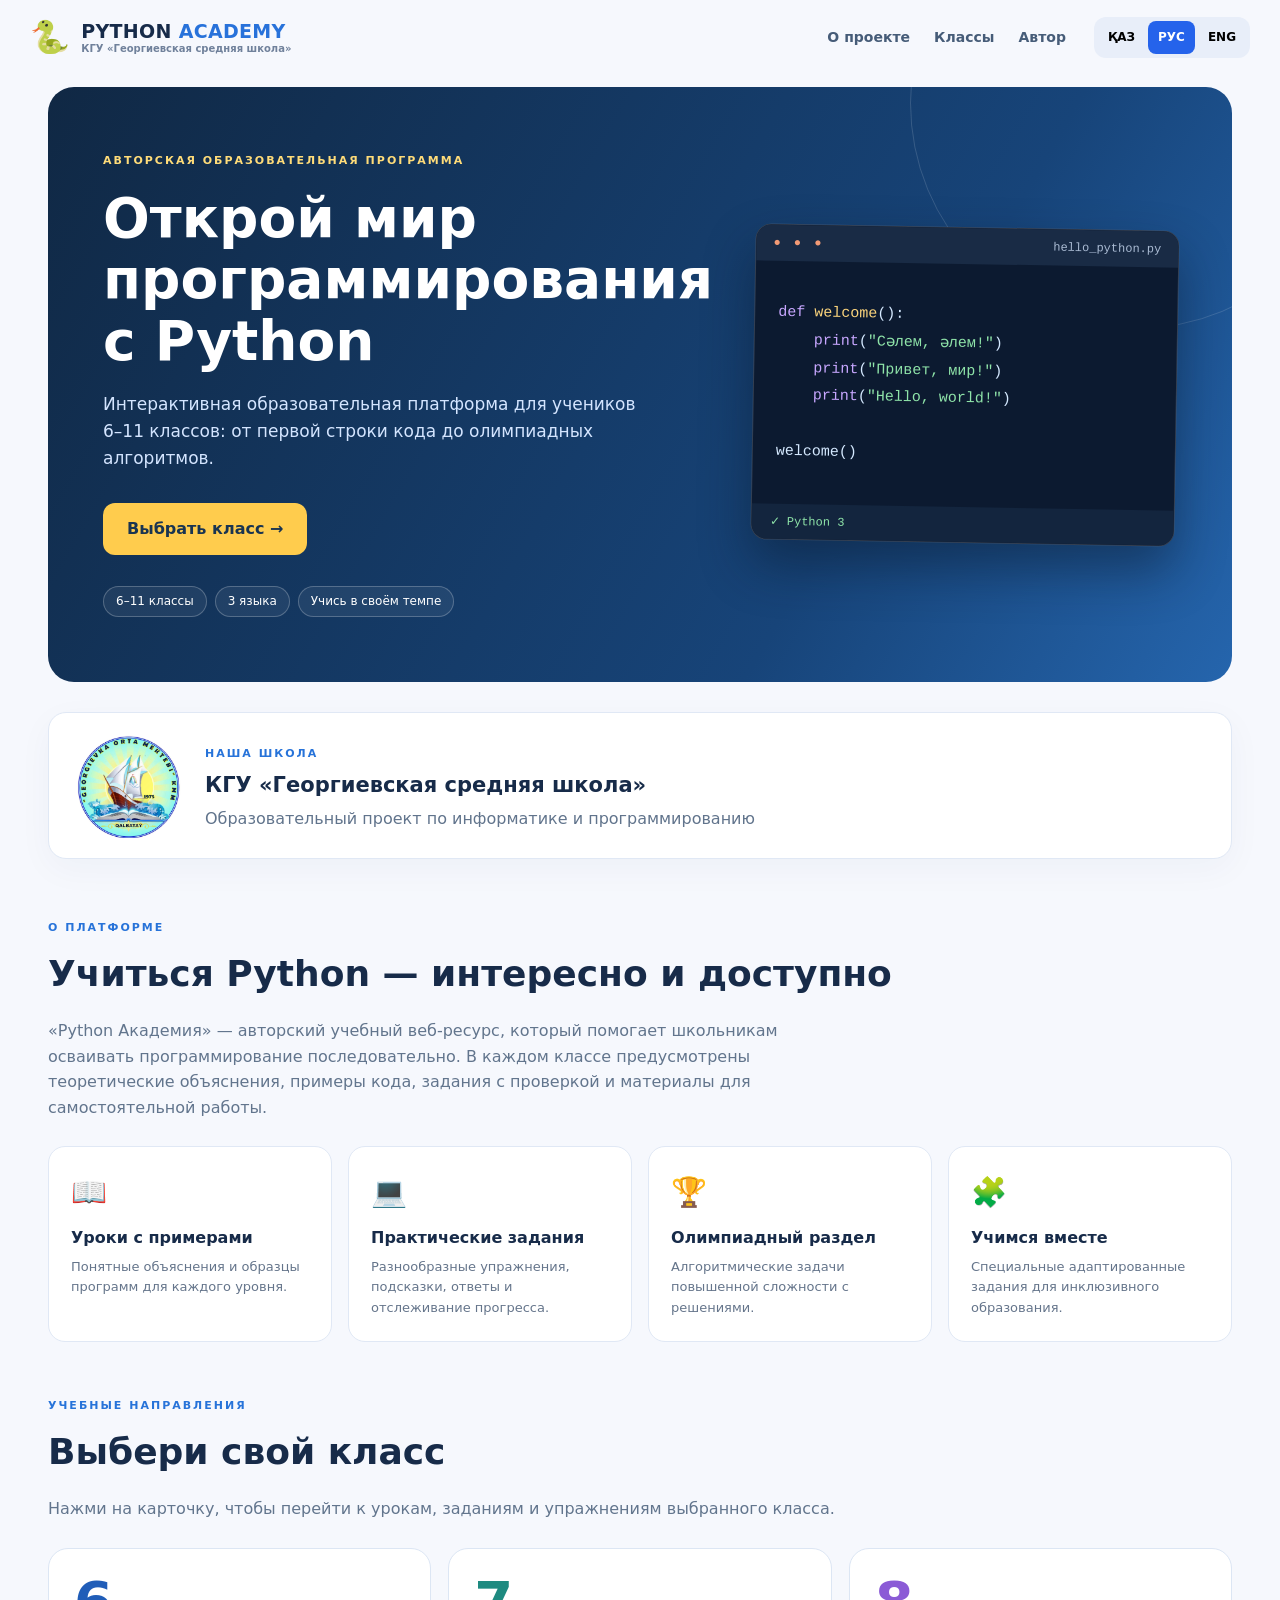
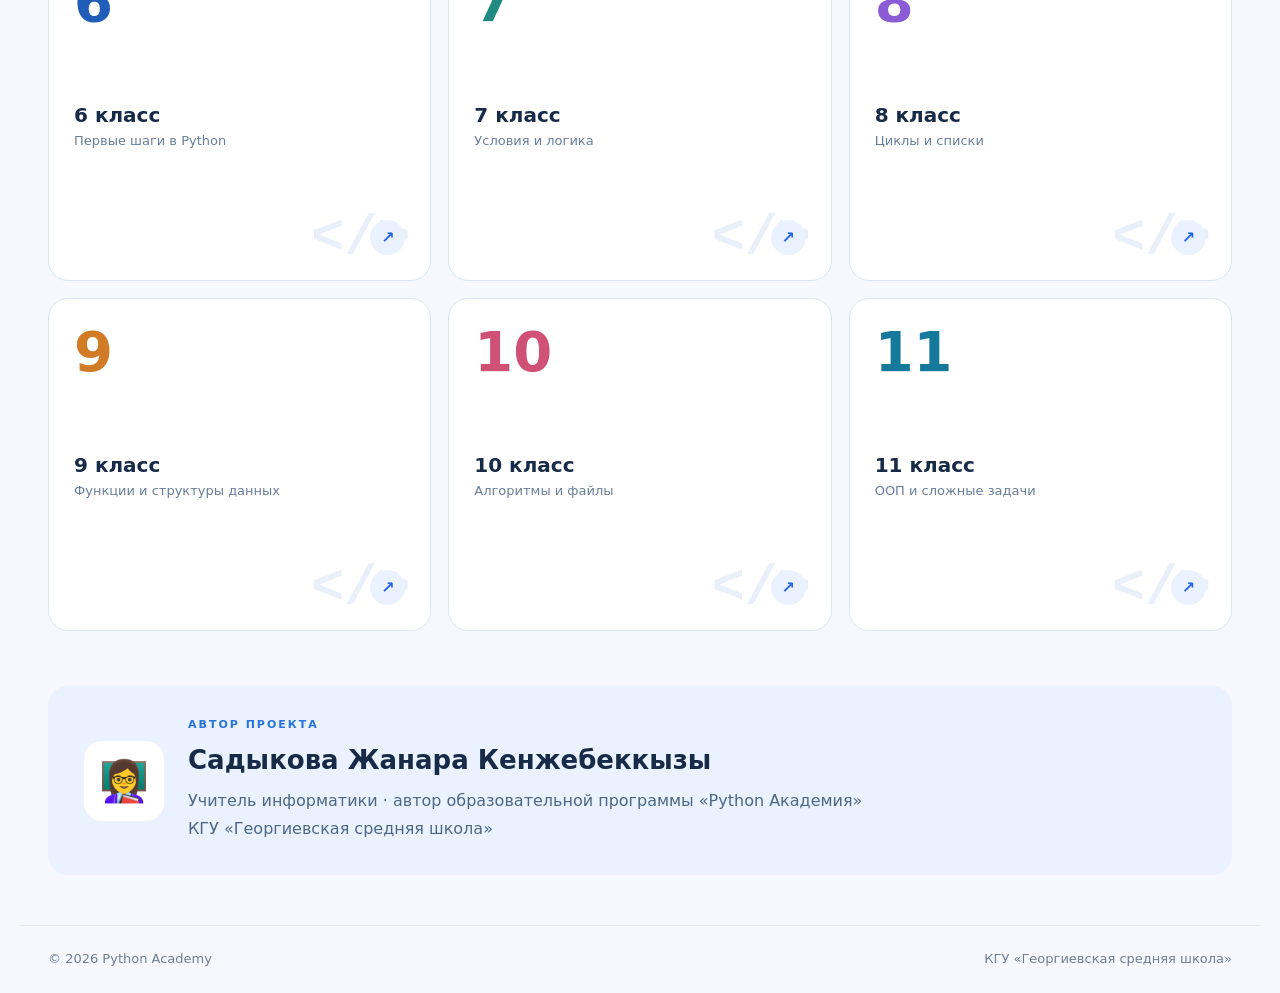
<file: index.html>
<!doctype html><html lang="ru"><head><meta charset="utf-8"><meta name="viewport" content="width=device-width,initial-scale=1"><meta name="description" content="Python Академия — трёхъязычная авторская образовательная платформа для учеников 6–11 классов"><title>Python Академия — Георгиевская средняя школа</title><link rel="stylesheet" href="home.css"></head><body><header class="topbar"><a class="logo" href="index.html"><span class="python-icon">🐍</span><span>PYTHON <b>ACADEMY</b><small id="headerSchool"></small></span></a><nav><a href="#about" id="navAbout"></a><a href="#grades" id="navGrades"></a><a href="#author" id="navAuthor"></a></nav><div class="lang" aria-label="Language"><button data-lang="kk">ҚАЗ</button><button data-lang="ru">РУС</button><button data-lang="en">ENG</button></div></header><main><section class="hero"><div class="hero-copy"><div class="eyebrow" id="tag"></div><h1 id="headline"></h1><p id="subtitle"></p><a class="cta" href="#grades" id="start"></a><div class="hero-pills"><span id="pill1"></span><span id="pill2"></span><span id="pill3"></span></div></div><div class="hero-card"><div class="terminal-head"><span class="dots">● ● ●</span><span>hello_python.py</span></div><pre><span class="purple">def</span> <span class="yellow">welcome</span>():
    <span class="purple">print</span>(<span class="green">"Сәлем, әлем!"</span>)
    <span class="purple">print</span>(<span class="green">"Привет, мир!"</span>)
    <span class="purple">print</span>(<span class="green">"Hello, world!"</span>)

welcome()</pre><div class="terminal-foot">✓ Python 3</div></div></section><section class="school-strip"><img src="school-emblem.jpg" alt="Эмблема Георгиевской средней школы"><div><span class="section-label" id="schoolLabel"></span><h2 id="schoolName"></h2><p id="schoolDetail"></p></div></section><section id="about" class="about"><div class="section-label" id="aboutLabel"></div><h2 id="aboutTitle"></h2><p id="aboutText"></p><div class="features"><article><span>📖</span><h3 id="f1title"></h3><p id="f1text"></p></article><article><span>💻</span><h3 id="f2title"></h3><p id="f2text"></p></article><article><span>🏆</span><h3 id="f3title"></h3><p id="f3text"></p></article><article><span>🧩</span><h3 id="f4title"></h3><p id="f4text"></p></article></div></section><section id="grades" class="grades-section"><div class="section-label" id="gradesLabel"></div><h2 id="gradesTitle"></h2><p id="gradesText"></p><div class="grade-grid" id="gradeGrid"></div></section><section id="author" class="author"><div class="author-symbol">👩‍🏫</div><div><div class="section-label" id="authorLabel"></div><h2 id="authorName"></h2><p id="authorRole"></p><p id="authorSchool"></p></div></section></main><footer><span>© 2026 Python Academy</span><span id="footerSchool"></span></footer><script src="home.js"></script></body></html>
<!-- Проверка обновления -->
</file>
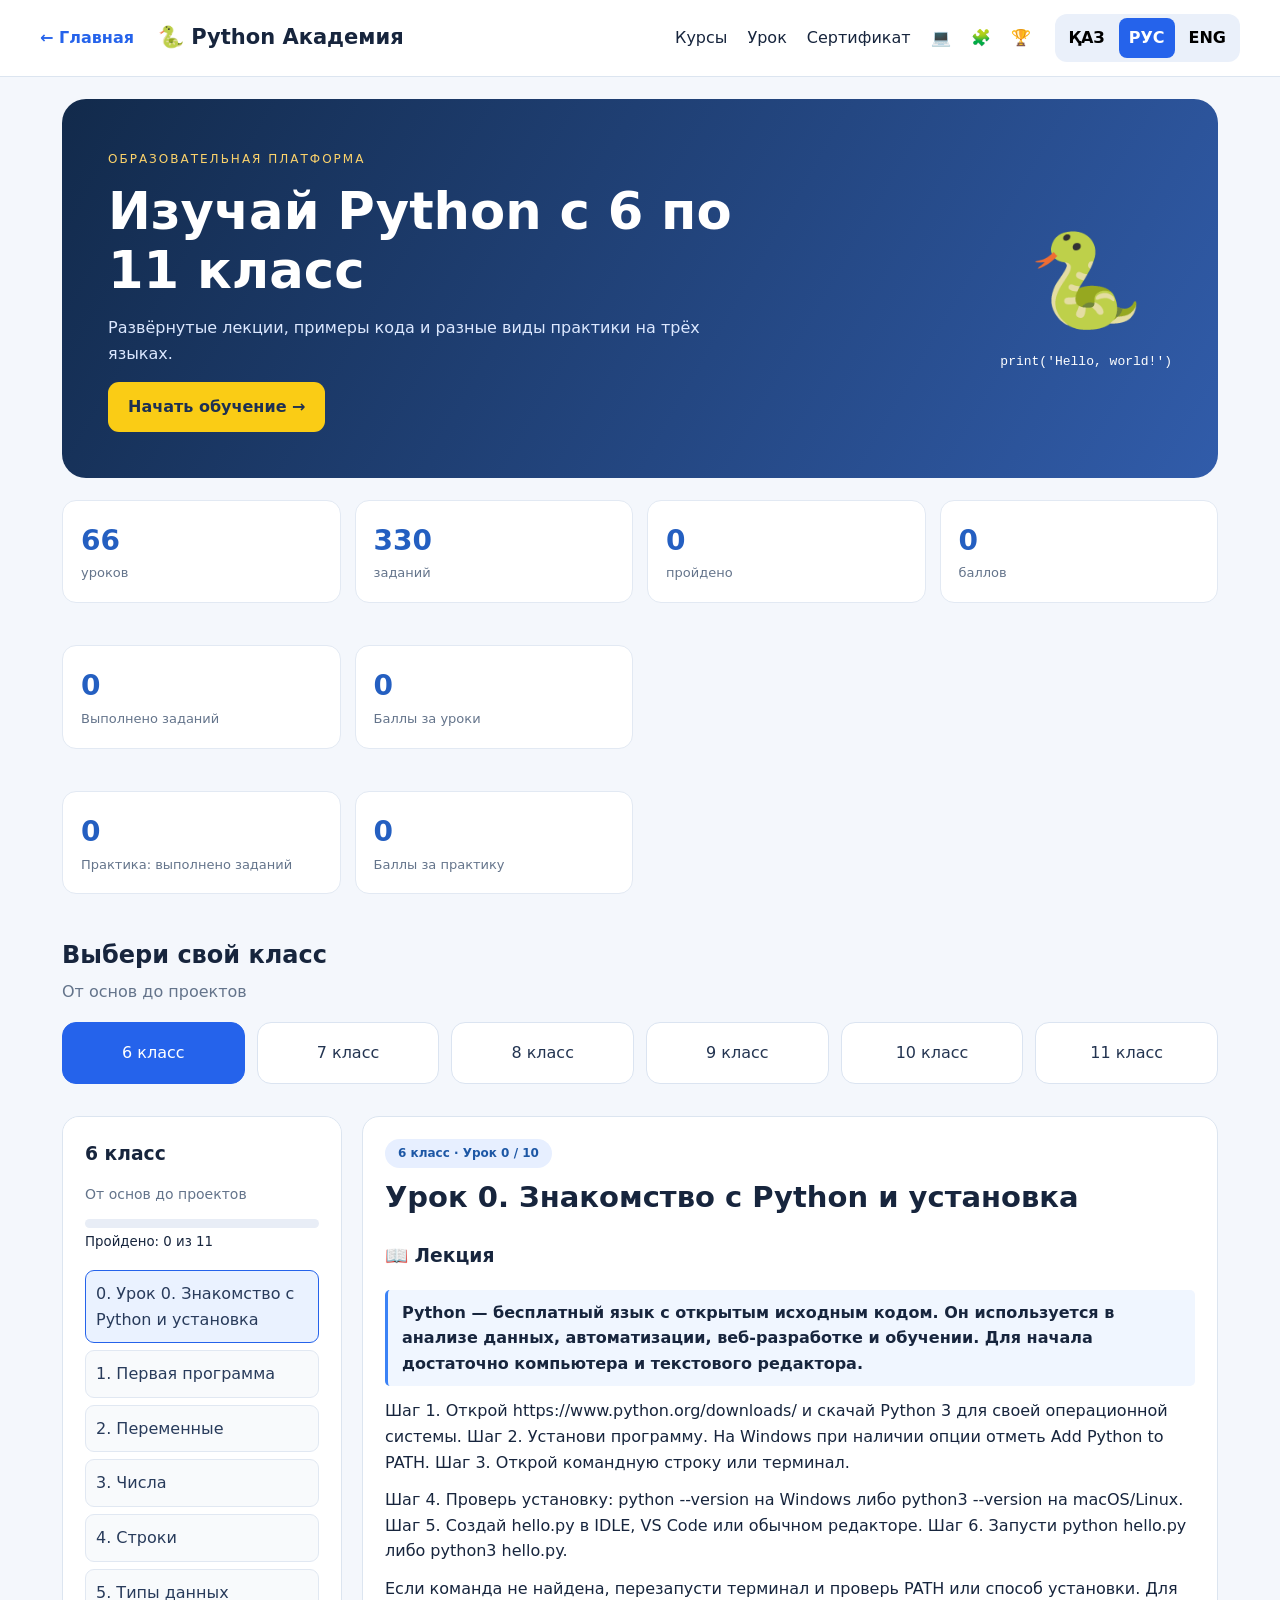
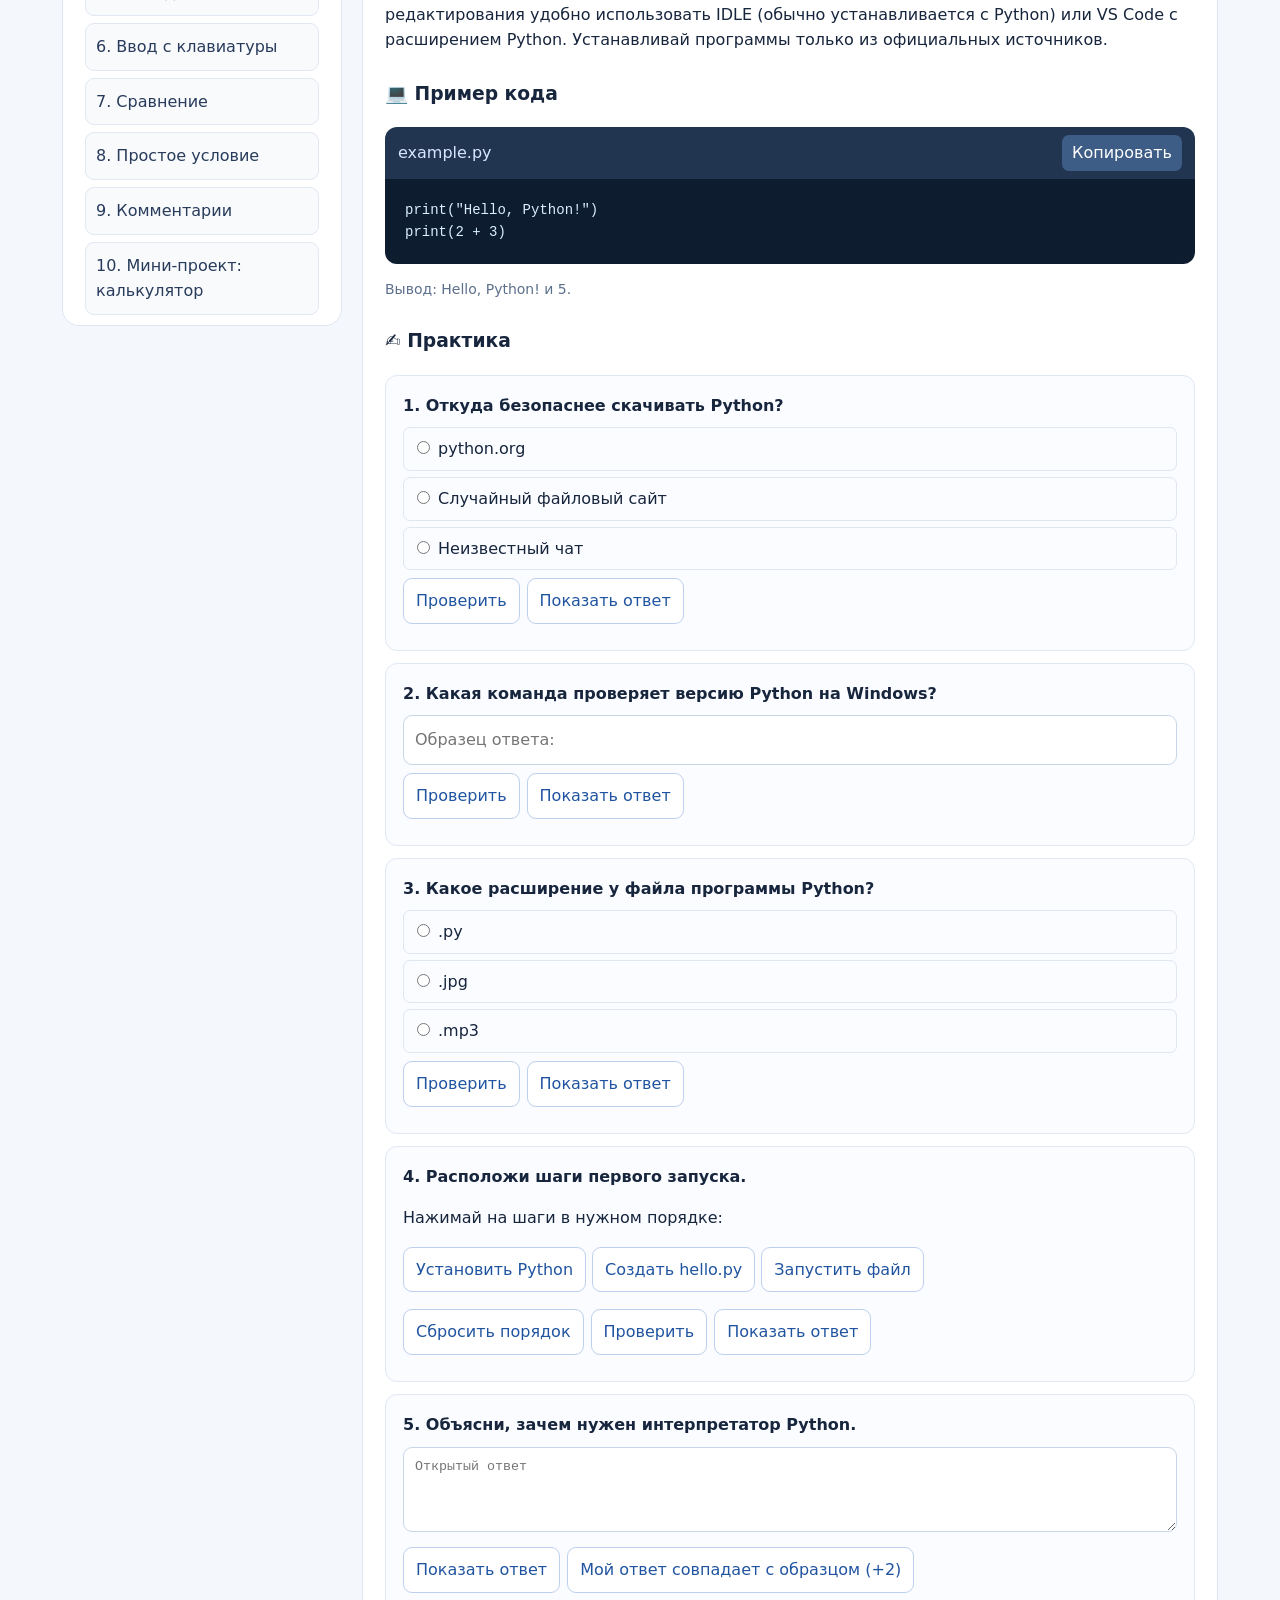
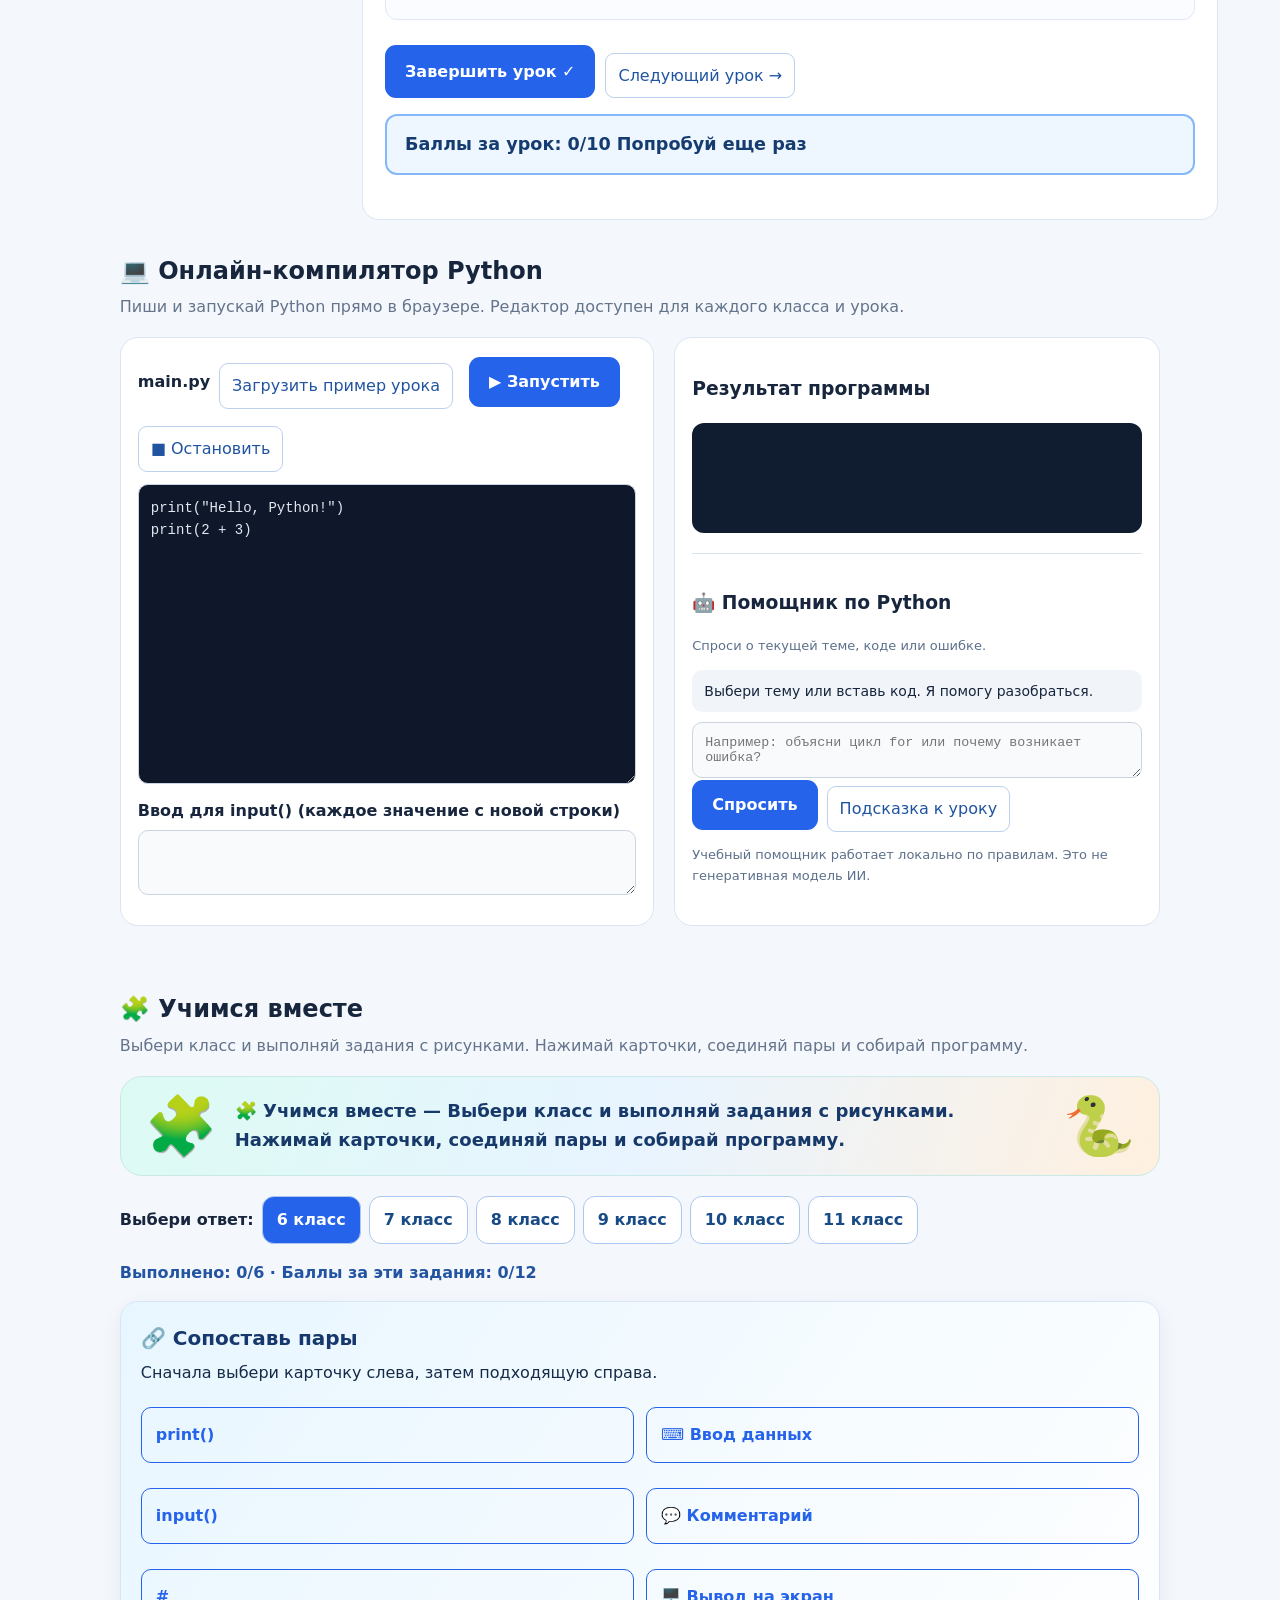
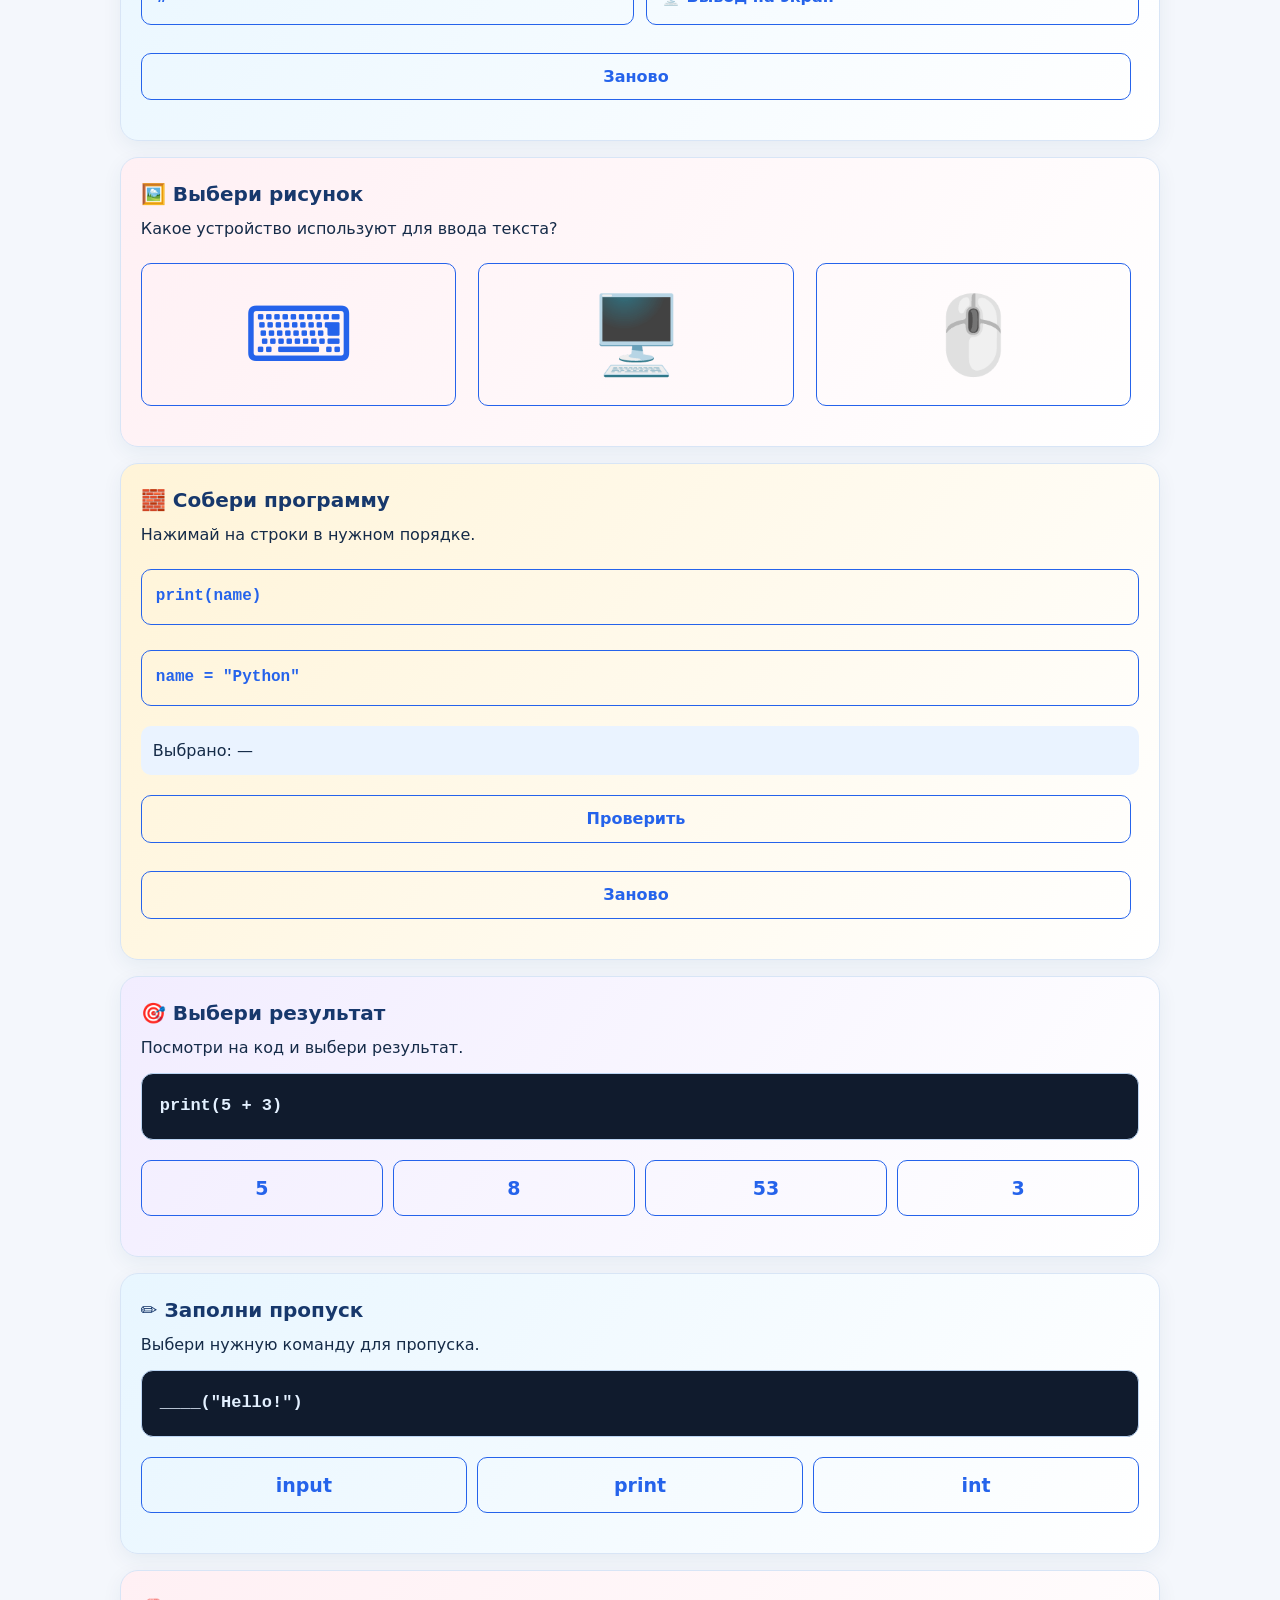
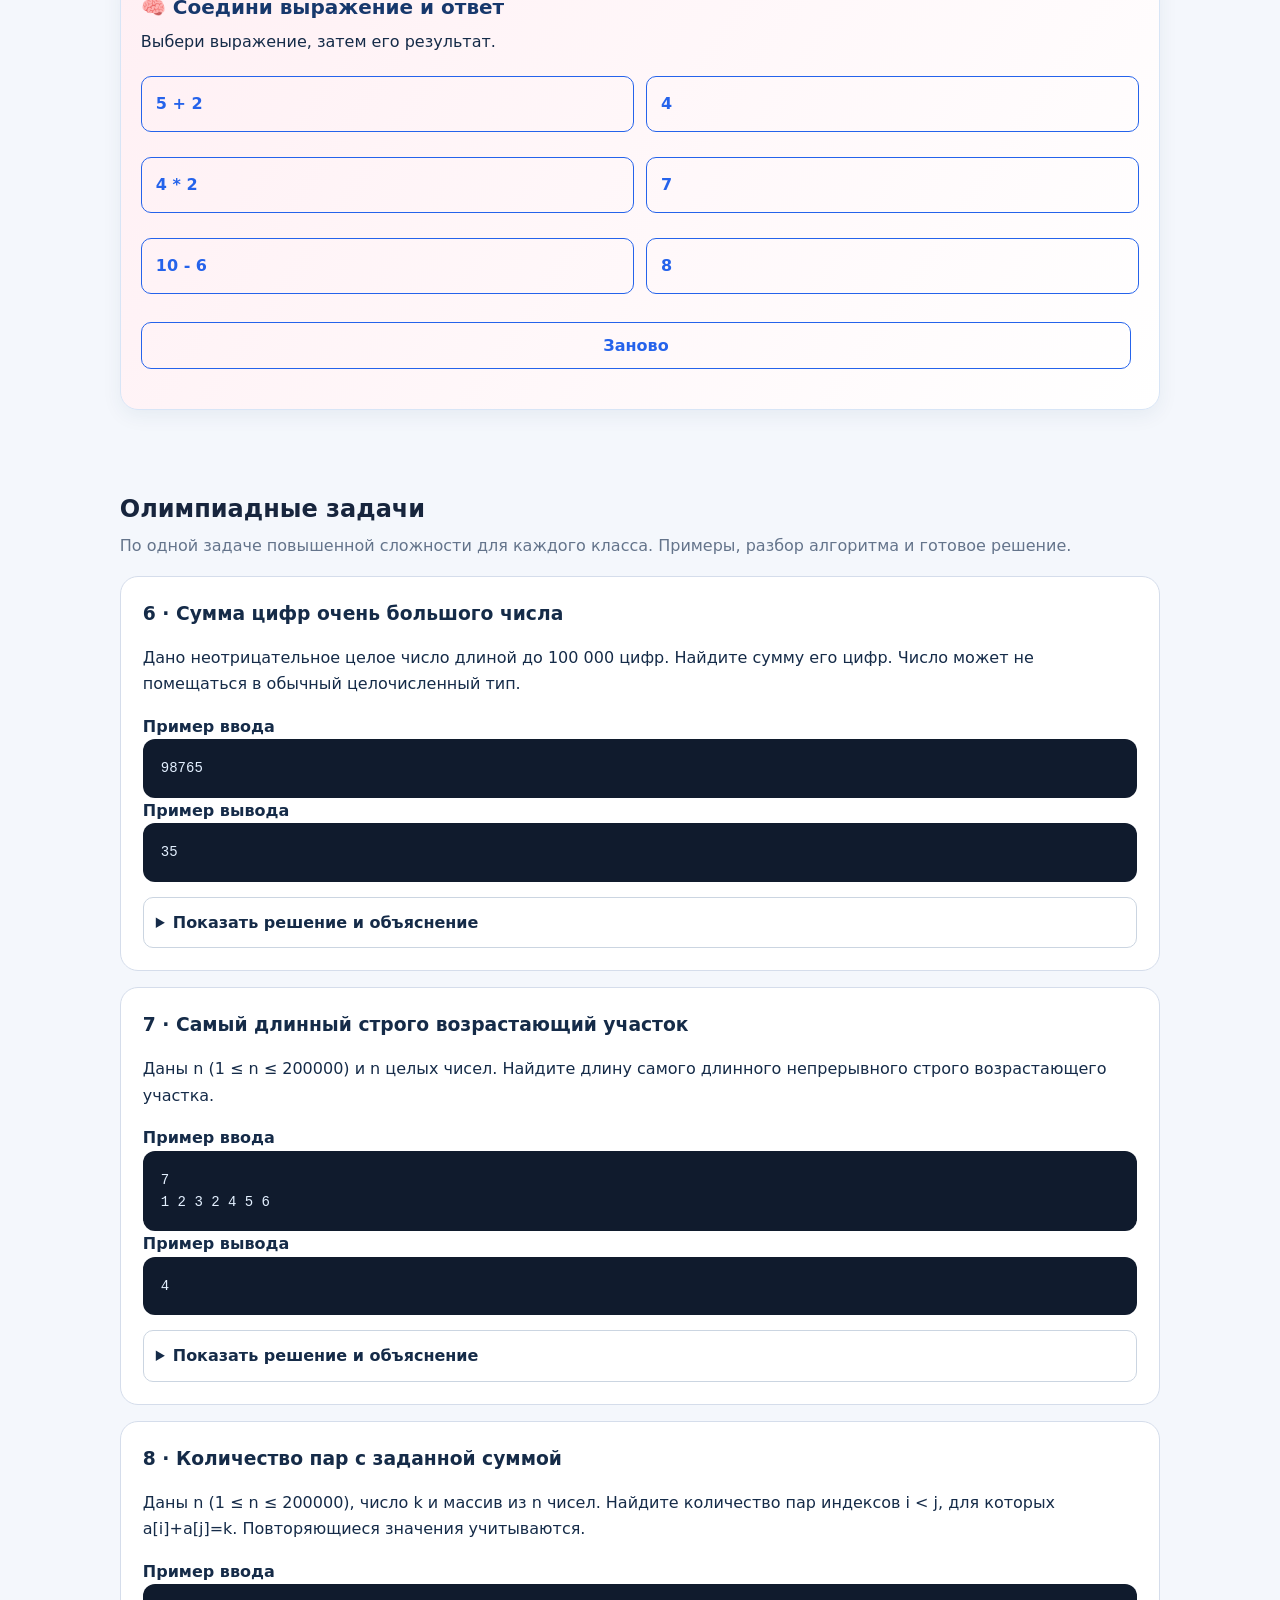
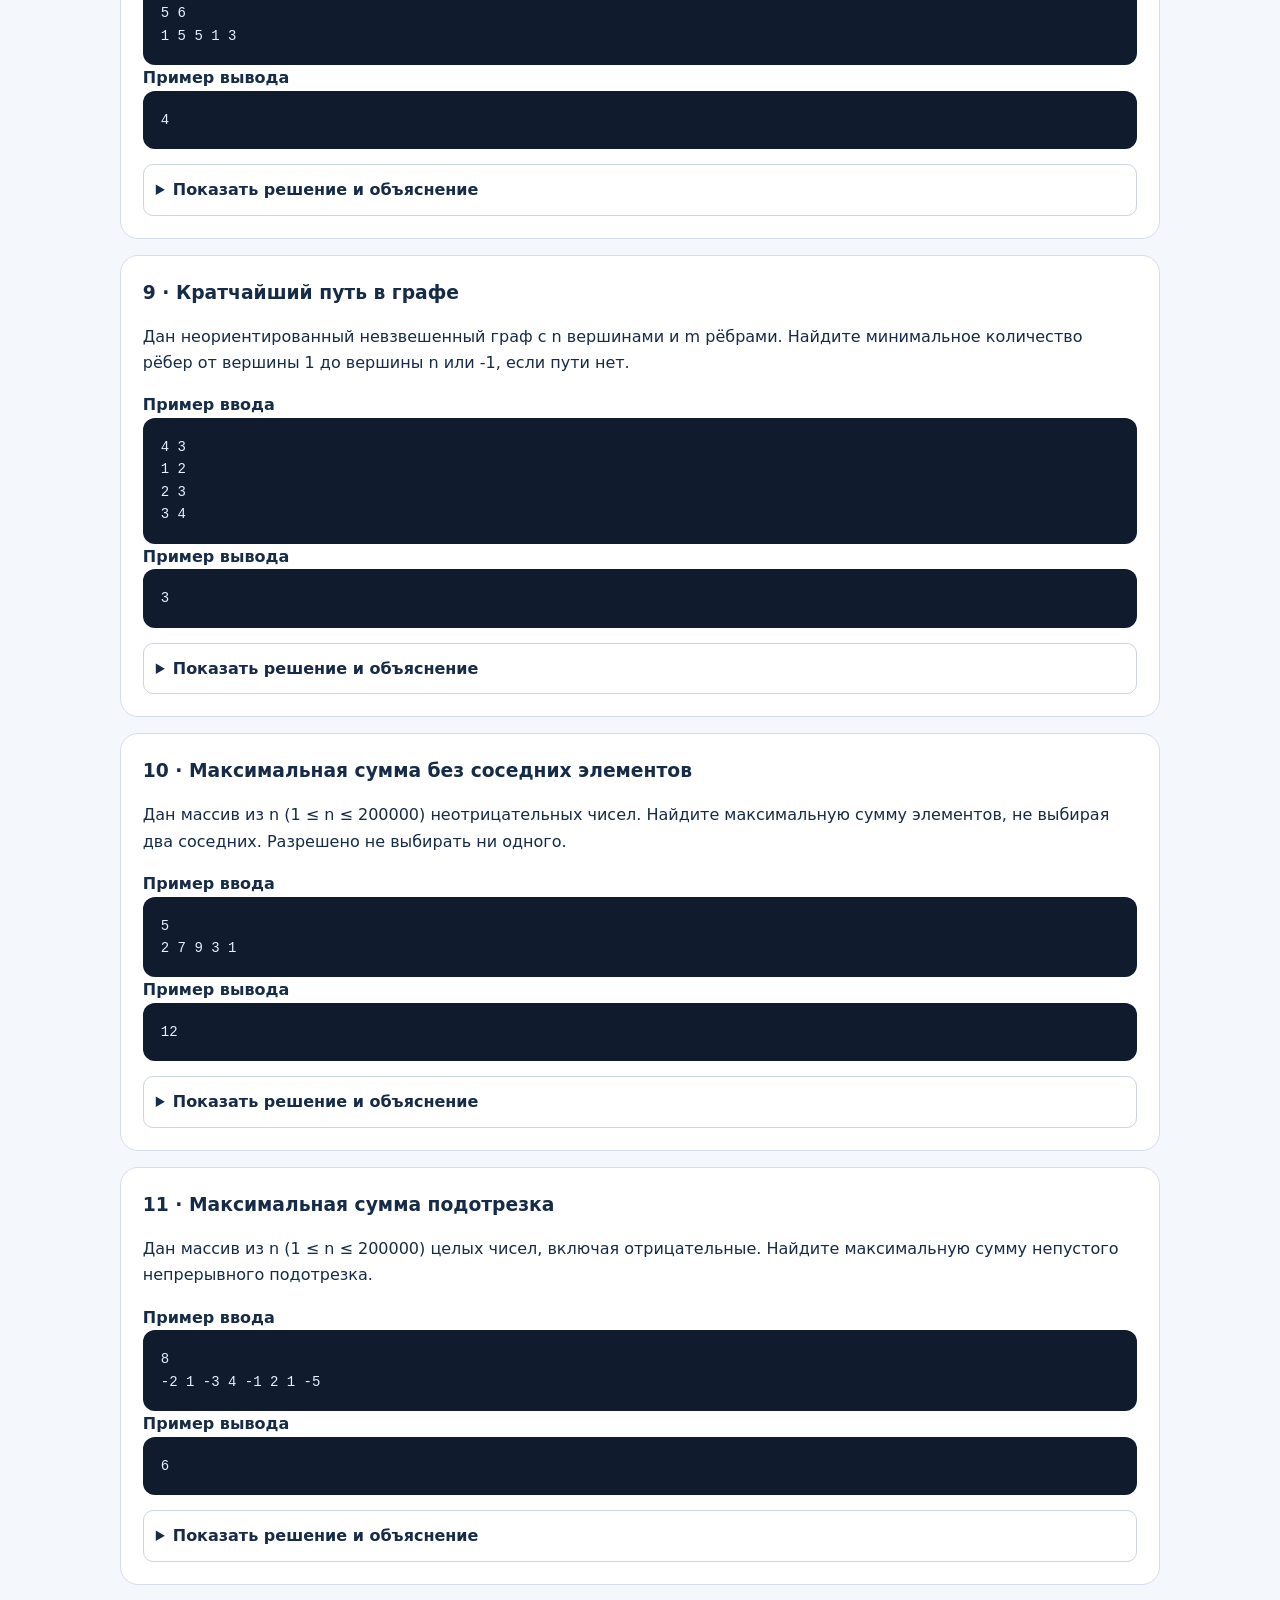
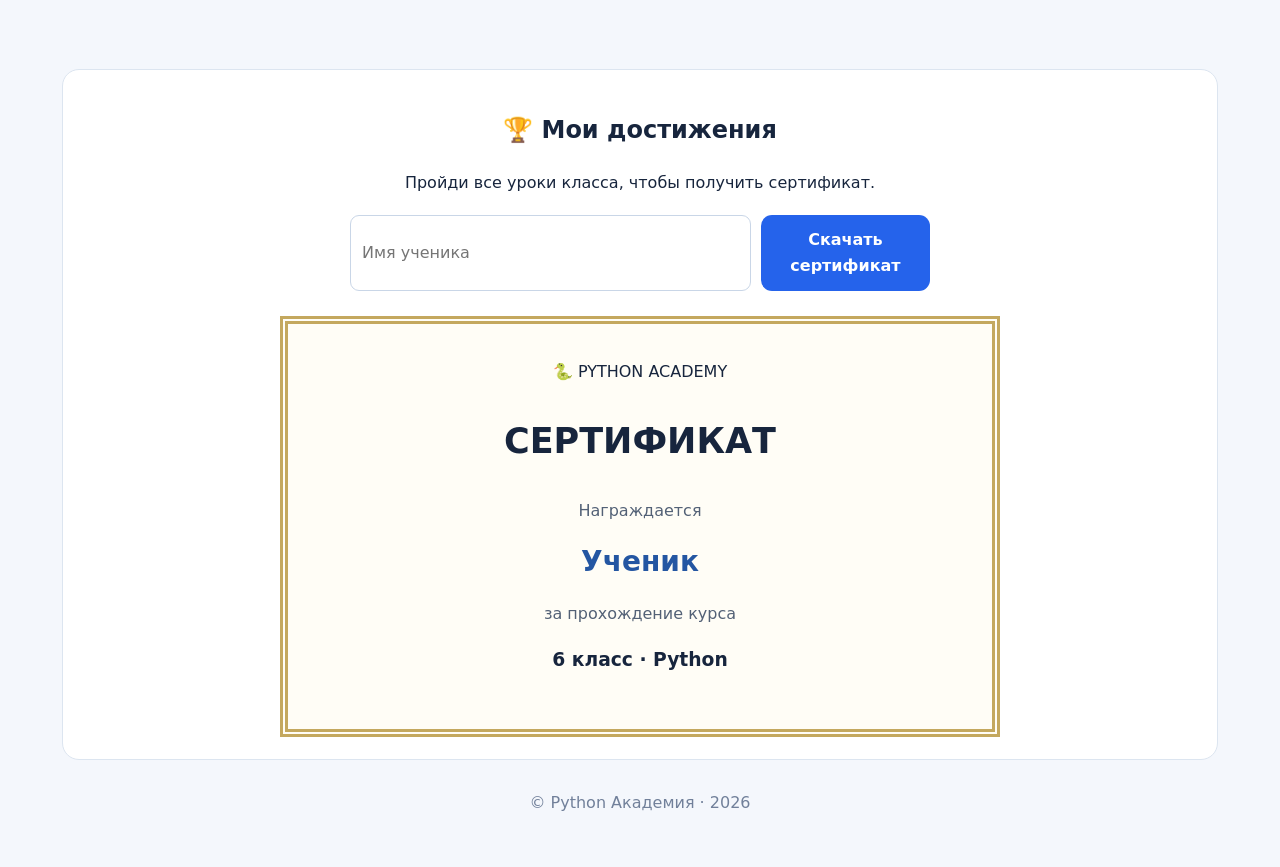
<file: learning.html>
<!doctype html><html lang="ru"><head><meta charset="utf-8"><meta name="viewport" content="width=device-width,initial-scale=1"><meta name="description" content="Python Academy: interactive programming lessons for grades 6–11 in Kazakh, Russian and English"><title>Python Академия</title><link rel="stylesheet" href="style.css"><style>.home-return{color:#2563eb;font-weight:700;white-space:nowrap}</style></head><body><header class="top"><a href="index.html" class="home-return" id="returnHome">← <span id="backText">Главная</span></a><a class="brand" href="#home">🐍 <span id="brand"></span></a><nav><a id="navCourses" href="#courses"></a><a id="navLesson" href="#lesson"></a><a id="navCert" href="#certificate"></a><a id="navCompiler" href="#compiler">💻</a><a id="navInclusive" href="#inclusion" aria-label="Учимся вместе" title="Учимся вместе">🧩</a><a id="navOlymp" href="#olympiad">🏆</a></nav><div class="langs" role="group" aria-label="Language"><button data-lang="kk">ҚАЗ</button><button data-lang="ru">РУС</button><button data-lang="en">ENG</button></div></header><main id="home"><section class="hero"><div><span class="eyebrow" id="eyebrow"></span><h1 id="heroTitle"></h1><p id="intro"></p><a class="primary" id="start" href="#courses"></a></div><div class="heroart">🐍<small>print('Hello, world!')</small></div></section><section class="stats"><div><strong id="totalLessons"></strong><span id="lessonsLabel"></span></div><div><strong id="totalTasks"></strong><span id="tasksLabel"></span></div><div><strong id="completedCount"></strong><span id="completedLabel"></span></div><div><strong id="score"></strong><span id="pointsLabel"></span></div></section><section class="stats" aria-label="Learning progress"><div><strong id="solvedCount">0</strong><span id="solvedLabel">Выполнено заданий</span></div><div><strong id="earnedLessonPoints">0</strong><span id="lessonPointsLabel">Баллы за уроки</span></div></section><section class="stats" aria-label="Practice progress"><div><strong id="practiceSolvedCount">0</strong><span id="practiceSolvedLabel">Тәжірибе: орындалған тапсырмалар</span></div><div><strong id="practicePoints">0</strong><span id="practicePointsLabel">Тәжірибе ұпайлары</span></div></section><section id="courses"><div class="section-head"><div><h2 id="choose"></h2><p id="sub"></p></div></div><div class="grades" id="grades"></div></section><section class="workspace" id="lesson"><aside class="sidebar"><h3 id="gradeHeading"></h3><p id="gradeDescription"></p><div class="progress"><div id="gradeProgress"></div></div><small id="gradeProgressText"></small><div class="lesson-list" id="lessonList"></div></aside><article class="content"><div class="pill" id="lessonTag"></div><h2 id="lessonTitle"></h2><h3 id="theoryLabel"></h3><div class="lecture" id="theory"></div><h3 id="codeLabel"></h3><div class="codehead"><span>example.py</span><button id="copyCode"></button></div><pre><code id="code"></code></pre><p class="hint" id="codeExplain"></p><h3 id="practiceLabel"></h3><div id="tasks"></div><div class="actions"><button class="primary" id="complete"></button><button class="outline" id="next"></button></div><p id="lessonStatus" aria-live="polite"></p><p id="lessonResult" class="lesson-points-result" aria-live="polite"></p></article></section><section class="extras" id="compiler"><div class="section-head"><div><h2 id="compilerTitle">💻 Онлайн Python</h2><p id="compilerDesc"></p></div></div><div class="ide-grid"><div class="ide-panel"><div class="ide-toolbar"><strong id="editorLabel">main.py</strong><button class="outline" id="loadExample"></button><button class="primary" id="runPython"></button><button class="outline" id="stopPython"></button></div><textarea id="pythonEditor" spellcheck="false" aria-label="Python code editor">print("Hello, Python!")</textarea><label for="pythonInput" id="inputLabel"></label><textarea id="pythonInput" rows="2" aria-label="Program input"></textarea><p class="hint" id="runtimeStatus" aria-live="polite"></p></div><div class="ide-panel"><h3 id="outputLabel"></h3><pre id="pythonOutput" class="ide-output" aria-live="polite"></pre><div class="assistant-panel"><h3 id="assistantTitle"></h3><p id="assistantIntro" class="hint"></p><div id="assistantChat" class="assistant-chat" aria-live="polite"></div><textarea id="assistantQuestion" rows="2"></textarea><div class="ide-toolbar"><button class="primary" id="askAssistant"></button><button class="outline" id="hintAssistant"></button></div><p class="hint" id="assistantMode"></p></div></div></div></section><section class="extras" id="inclusion"><div class="section-head"><div><h2 id="inclusiveTitle"></h2><p id="inclusiveDesc"></p></div></div><div id="inclusiveTasks"></div></section><section class="extras" id="olympiad"><div class="section-head"><div><h2 id="olympTitle"></h2><p id="olympDesc"></p></div></div><div id="olympTasks"></div></section><section class="certificate-section" id="certificate"><h2 id="certTitle"></h2><p id="certIntro"></p><div class="cert-controls"><input id="studentName" maxlength="70"><button class="primary" id="downloadCert"></button></div><p id="certStatus" aria-live="polite"></p><div class="cert-preview"><span>🐍 PYTHON ACADEMY</span><h2 id="certLabel"></h2><p id="awarded"></p><strong id="certName"></strong><p id="certFor"></p><h3 id="certGrade"></h3></div></section><footer id="footer"></footer></main><script>try{let l=JSON.parse(localStorage.getItem("pa2-lang"));document.getElementById("backText").textContent=l==="kk"?"Басты бет":l==="en"?"Home":"Главная"}catch(e){}</script><script src="data.js"></script><script src="translations.js"></script><script src="lectures.js"></script><script src="app.js"></script><script src="extras.js"></script><script src="inclusive-interactive.js"></script><script src="compiler.js"></script></body></html>
<!-- Проверка обновления -->
</file>
<file: home.css>
*{box-sizing:border-box}html{scroll-behavior:smooth}body{margin:0;background:#f6f8fd;color:#172b49;font:16px/1.6 system-ui,-apple-system,'Segoe UI',sans-serif}a{text-decoration:none;color:inherit}button{font:inherit;cursor:pointer}.topbar{max-width:1300px;margin:auto;padding:17px 30px;display:flex;align-items:center;gap:28px}.logo{display:flex;align-items:center;gap:11px;font-weight:900;letter-spacing:.3px;font-size:19px;line-height:1.2}.logo b{color:#2872da}.logo small{display:block;font-size:10px;font-weight:600;color:#70819b;letter-spacing:0}.python-icon{font-size:32px}.topbar nav{display:flex;gap:24px;margin-left:auto;font-size:14px;font-weight:700;color:#465c78}.lang{display:flex;background:#e8eef9;border-radius:12px;padding:4px;gap:3px}.lang button{border:0;border-radius:8px;background:transparent;padding:7px 10px;font-size:12px;font-weight:800}.lang button.active{background:#2563eb;color:#fff}main{max-width:1240px;margin:auto;padding:12px 28px 50px}.hero{border-radius:26px;background:linear-gradient(120deg,#102844,#174479 68%,#2565ad);padding:65px 55px;color:white;display:grid;grid-template-columns:1.15fr 1fr;gap:40px;align-items:center;position:relative;overflow:hidden}.hero:before{content:'';position:absolute;width:450px;height:450px;border:1px solid #ffffff24;border-radius:50%;right:-130px;top:-210px}.hero-copy,.hero-card{position:relative;z-index:1}.eyebrow,.section-label{text-transform:uppercase;letter-spacing:2px;font-size:11px;font-weight:800;color:#2773d9}.eyebrow{color:#ffdc79}.hero h1{font-size:clamp(34px,4.3vw,57px);line-height:1.12;margin:18px 0}.hero p{color:#d4e5ff;font-size:17px;max-width:540px}.cta{display:inline-block;background:#ffcc4d;color:#193451;border-radius:12px;padding:13px 24px;font-weight:800;margin:14px 0}.hero-pills{display:flex;gap:8px;flex-wrap:wrap;margin-top:17px}.hero-pills span{border:1px solid #ffffff3b;background:#ffffff10;border-radius:30px;padding:5px 12px;font-size:12px}.hero-card{background:#0c1a30;border:1px solid #ffffff29;border-radius:16px;box-shadow:0 25px 50px #09172a77;overflow:hidden;transform:rotate(1deg)}.terminal-head{display:flex;justify-content:space-between;padding:11px 17px;background:#192b45;color:#aabbd3;font:12px monospace}.dots{color:#f29a75;letter-spacing:3px}.hero-card pre{font:clamp(11px,1.3vw,15px)/1.85 monospace;padding:23px;overflow:auto;color:#d5e9ff}.purple{color:#c8a7ff}.yellow{color:#fbd47c}.green{color:#8fe4a9}.terminal-foot{padding:10px 18px;background:#13253e;color:#8fe4a9;font:12px monospace}.school-strip{display:flex;align-items:center;gap:24px;margin:30px 0 60px;padding:20px 27px;border-radius:18px;background:white;border:1px solid #e0e8f5;box-shadow:0 10px 35px #1636600a}.school-strip img{width:105px;height:105px;object-fit:contain;flex-shrink:0}.school-strip h2{margin:4px 0;font-size:21px}.school-strip p{margin:0;color:#61748c}.about,.grades-section{margin:55px 0}.about h2,.grades-section h2{font-size:clamp(26px,3vw,36px);margin:8px 0}.about>p,.grades-section>p{color:#62758d;max-width:790px}.features{display:grid;grid-template-columns:repeat(4,1fr);gap:16px;margin-top:25px}.features article{background:white;border:1px solid #e0e8f5;border-radius:17px;padding:22px}.features article span{font-size:29px}.features h3{font-size:16px;margin:10px 0 6px}.features p{font-size:13px;color:#65758b;margin:0}.grade-grid{display:grid;grid-template-columns:repeat(3,1fr);gap:17px;margin-top:26px}.grade-tile{aspect-ratio:1.15;background:white;border:1px solid #dce6f4;border-radius:20px;padding:25px;display:flex;flex-direction:column;justify-content:space-between;transition:transform .2s,box-shadow .2s,border-color .2s;position:relative;overflow:hidden}.grade-tile:hover,.grade-tile:focus-visible{transform:translateY(-5px);box-shadow:0 16px 35px #16457822;border-color:#79a7ee}.grade-tile:after{content:'</>';position:absolute;right:20px;bottom:10px;font:700 55px monospace;color:#eaf0fa;pointer-events:none}.grade-tile .num{font-size:56px;line-height:1;font-weight:900;color:#205db8}.grade-tile .grade-title{font-size:20px;font-weight:800}.grade-tile .grade-description{color:#697e98;font-size:13px;max-width:90%}.grade-tile .arrow{align-self:flex-end;display:flex;align-items:center;justify-content:center;background:#eaf2ff;color:#2563eb;border-radius:50%;width:35px;height:35px;font-weight:900;z-index:1}.grade-tile:nth-child(2) .num{color:#1e8a80}.grade-tile:nth-child(3) .num{color:#8b5bd6}.grade-tile:nth-child(4) .num{color:#d27b27}.grade-tile:nth-child(5) .num{color:#cf5276}.grade-tile:nth-child(6) .num{color:#14799a}.author{display:flex;align-items:center;gap:24px;background:#eaf2ff;border-radius:20px;padding:30px 36px;margin-top:50px}.author-symbol{width:80px;height:80px;border-radius:18px;background:white;display:grid;place-items:center;font-size:40px;flex-shrink:0}.author h2{margin:6px 0;font-size:26px}.author p{margin:3px 0;color:#4e6785}footer{border-top:1px solid #e1e8f1;padding:23px 28px;max-width:1240px;margin:auto;display:flex;justify-content:space-between;gap:12px;color:#6e7f96;font-size:13px}@media(max-width:850px){.topbar{flex-wrap:wrap}.topbar nav{order:3;width:100%;justify-content:space-around;margin:0}.lang{margin-left:auto}.hero{grid-template-columns:1fr;padding:38px 28px}.hero-card{max-width:600px}.features{grid-template-columns:repeat(2,1fr)}}@media(max-width:540px){main{padding:8px 15px 35px}.topbar{padding:14px}.logo{font-size:16px}.hero{padding:29px 22px}.hero h1{font-size:35px}.school-strip{gap:13px;padding:14px}.school-strip img{width:73px;height:73px}.school-strip h2{font-size:16px}.features{grid-template-columns:1fr 1fr;gap:9px}.features article{padding:13px}.grade-grid{grid-template-columns:repeat(2,1fr);gap:10px}.grade-tile{padding:16px;aspect-ratio:.86}.grade-tile .num{font-size:46px}.grade-tile .grade-title{font-size:17px}.grade-tile .grade-description{font-size:12px}.author{padding:18px;gap:12px}.author-symbol{width:55px;height:55px;font-size:28px}.author h2{font-size:19px}footer{flex-direction:column}}
/* Проверка обновления сайта */
</file>
<file: style.css>
*{box-sizing:border-box}html{scroll-behavior:smooth}body{margin:0;background:#f4f7fc;color:#17253d;font:16px/1.6 system-ui,-apple-system,Segoe UI,sans-serif}button,input{font:inherit}button{cursor:pointer}a{text-decoration:none;color:inherit}.top{background:#fff;display:flex;align-items:center;gap:24px;padding:14px max(20px,calc((100vw - 1200px)/2));border-bottom:1px solid #dce5f0;flex-wrap:wrap}.brand{font-size:21px;font-weight:800;white-space:nowrap}.top nav{display:flex;gap:20px;margin-left:auto}.langs{display:flex;gap:4px;background:#eaf0fa;padding:4px;border-radius:12px}.langs button{border:0;border-radius:8px;padding:7px 10px;background:transparent;font-weight:700}.langs button.active{background:#2563eb;color:#fff}main{max-width:1200px;margin:auto;padding:22px}.hero{background:linear-gradient(120deg,#122a4b,#315caa);color:white;border-radius:24px;padding:46px;display:flex;justify-content:space-between;align-items:center;gap:30px}.hero h1{font-size:clamp(30px,4vw,52px);line-height:1.14;max-width:670px;margin:12px 0}.hero p{max-width:620px;color:#dce8ff}.heroart{font-size:92px;text-align:center}.heroart small{display:block;font:13px monospace}.eyebrow{font-size:12px;letter-spacing:2px;color:#fcd36b}.primary{display:inline-block;border:0;background:#2563eb;color:white;border-radius:11px;padding:12px 20px;font-weight:700}.hero .primary{background:#facc15;color:#1d3052}.stats{display:grid;grid-template-columns:repeat(4,1fr);gap:14px;margin:22px 0 42px}.stats>div{background:white;border:1px solid #e2e9f3;border-radius:14px;padding:18px;display:flex;flex-direction:column}.stats strong{font-size:28px;color:#245fc1}.stats span{color:#64748b;font-size:13px}.section-head{margin-bottom:18px}.section-head h2{margin:0}.section-head p{color:#64748b;margin:4px 0}.grades{display:grid;grid-template-columns:repeat(6,1fr);gap:12px;margin-bottom:32px}.grade{background:white;border:1px solid #dbe4f1;border-radius:14px;padding:17px 4px;display:flex;align-items:center;flex-direction:column;color:#233451}.grade strong{font-size:28px}.grade.active{background:#2563eb;color:white;border-color:#2563eb}.workspace{display:grid;grid-template-columns:280px minmax(0,1fr);gap:20px;align-items:start}.sidebar,.content,.certificate-section{background:white;border:1px solid #dce5f0;border-radius:17px;padding:22px}.sidebar{position:sticky;top:15px;max-height:90vh;overflow:auto}.sidebar h3{margin:0}.sidebar p{color:#64748b;font-size:14px}.progress{background:#e8edf6;height:9px;border-radius:20px;overflow:hidden}.progress>div{height:100%;background:#22a06b;width:0}.lesson-list{display:grid;gap:7px;margin-top:16px}.lesson-button{text-align:left;background:#f8fafc;border:1px solid #e1e8f2;padding:10px;border-radius:9px;color:#283b5b}.lesson-button.active{border-color:#2563eb;background:#eaf2ff}.lesson-button.done:before{content:'✓ ';color:#16a34a}.content h2{font-size:29px;line-height:1.2;margin:12px 0 22px}.content h3{margin-top:26px}.pill{display:inline-block;background:#e7efff;color:#1d57a5;border-radius:40px;padding:5px 13px;font-size:12px;font-weight:700}.lecture{display:grid;gap:12px}.lecture p{margin:0;white-space:pre-line}.lecture p:first-child{font-weight:550}.lecture .note{border-left:3px solid #3b82f6;padding:10px 14px;background:#f0f6ff;border-radius:5px}.codehead{background:#213550;color:#d8e6ff;padding:8px 13px;display:flex;justify-content:space-between;align-items:center;border-radius:12px 12px 0 0}.codehead button{background:#3e5d86;color:white;border:0;border-radius:7px;padding:5px 10px}pre{margin:0;background:#0e1c30;color:#d9efff;padding:20px;border-radius:0 0 12px 12px;overflow:auto;font:14px/1.6 ui-monospace,monospace}.hint{color:#5d708b;font-size:14px}.task{background:#fafcff;border:1px solid #dfe8f3;padding:17px;border-radius:12px;margin:12px 0}.task strong{display:block;margin-bottom:9px}.task input,.cert-controls input,.task textarea{border:1px solid #c9d6e7;border-radius:9px;padding:11px;width:100%;background:white;color:#17253d}.task textarea{min-height:85px;resize:vertical}.task button,.outline{border:1px solid #bdd0ed;background:#fff;color:#2054a0;padding:9px 12px;border-radius:9px;margin:8px 7px 0 0}.task button.selected{background:#2563eb;color:white}.feedback{font-size:14px;margin-top:9px;white-space:pre-wrap;overflow-wrap:anywhere}.good{color:#128447}.bad{color:#bf3441}.choice{display:grid;gap:6px}.choice label{padding:8px;border:1px solid #e0e7f0;border-radius:7px}.choice input{width:auto;margin-right:8px}.sequence{display:flex;flex-wrap:wrap;gap:6px}.sequence button{margin:0}.actions{display:flex;gap:10px;flex-wrap:wrap;margin-top:25px}.certificate-section{margin-top:36px;text-align:center}.cert-controls{display:flex;max-width:580px;margin:20px auto;gap:10px}.cert-preview{border:8px double #c4a85e;margin:25px auto 0;padding:35px 15px;max-width:720px;background:#fffdf6}.cert-preview strong{display:block;font-size:28px;color:#2456a2}.cert-preview h2{font-size:35px}.cert-preview p{color:#536176}footer{text-align:center;color:#71809a;padding:30px}@media(max-width:780px){.top{gap:10px}.top nav{order:3;width:100%;justify-content:space-around;margin:0}.langs{margin-left:auto}.hero{padding:25px}.heroart{display:none}.stats{grid-template-columns:repeat(2,1fr)}.grades{grid-template-columns:repeat(3,1fr)}.workspace{grid-template-columns:1fr}.sidebar{position:static;max-height:none}.cert-controls{flex-direction:column}}
.extras{padding:32px 5%;max-width:1200px;margin:auto}.extra-card{border:1px solid #d5ddeb;border-radius:18px;padding:22px;margin:16px 0;background:var(--card,#fff);color:var(--text,#152b48)}.extra-card h3{margin:0 0 12px}.extra-card p{line-height:1.65}.extra-card pre{background:#101b2d;color:#e3f0ff;padding:18px;border-radius:12px;overflow:auto;white-space:pre-wrap}.extra-card details{margin-top:15px;padding:12px;border:1px solid #cbd5e1;border-radius:10px}.extra-card summary{cursor:pointer;font-weight:700}.extra-card button{margin:8px 8px 8px 0;padding:10px 14px;border:1px solid #2563eb;border-radius:10px;color:#2563eb;background:transparent;cursor:pointer}.extra-card input{width:min(100%,360px);padding:12px;border:1px solid #94a3b8;border-radius:9px}.extra-card .feedback{margin-top:10px;font-weight:600}.extra-card .good{color:#15803d}.extra-card .bad{color:#b91c1c}.extra-card .muted{color:#64748b;font-size:.9rem}html{scroll-behavior:smooth}


.ide-grid{display:grid;grid-template-columns:minmax(0,1.1fr) minmax(0,1fr);gap:20px}.ide-panel{border:1px solid #dbe5f1;border-radius:18px;padding:17px;background:#fff;min-width:0}.ide-toolbar{display:flex;gap:9px;flex-wrap:wrap;align-items:center;margin-bottom:12px}.ide-toolbar button{cursor:pointer}.ide-panel textarea{display:block;width:100%;box-sizing:border-box;border:1px solid #cbd5e1;border-radius:10px;padding:12px;background:#f8fafc;color:#15223a}.ide-panel #pythonEditor{height:300px;resize:vertical;background:#0f172a;color:#e2e8f0;font:14px/1.6 ui-monospace,SFMono-Regular,Consolas,monospace;tab-size:4}.ide-panel #pythonInput{min-height:60px;font:13px/1.5 monospace}.ide-panel label{display:block;margin:14px 0 7px;font-weight:600}.ide-output{min-height:110px;max-height:280px;overflow:auto;background:#101d31;color:#e2f6ff;padding:14px;border-radius:12px;white-space:pre-wrap;overflow-wrap:anywhere}.assistant-panel{margin-top:20px;border-top:1px solid #dbe5f1;padding-top:15px}.assistant-chat{max-height:230px;overflow:auto;display:grid;gap:8px;margin:10px 0}.assistant-msg{border-radius:10px;padding:10px 12px;background:#f1f5f9;white-space:pre-wrap;font-size:14px}.assistant-msg.user{background:#e0f2fe}.ide-panel .hint{font-size:13px}.ide-panel button:disabled{opacity:.5;cursor:not-allowed}@media(max-width:820px){.ide-grid{grid-template-columns:1fr}}

.lesson-points-result{font-size:1.1rem;font-weight:700;padding:14px 18px;border:2px solid #86b8f7;border-radius:12px;background:#eef6ff;color:#153c70;margin:12px 0 22px}
/* Interactive, accessible activities for every grade */
.inclusive-grade-bar{display:flex;flex-wrap:wrap;gap:8px;align-items:center;margin:14px 0}.inclusive-grade{border:1px solid #aac8ee;background:#fff;border-radius:12px;padding:10px 14px;color:#184a86;font-weight:700}.inclusive-grade.active{background:#2563eb;color:#fff}.inclusive-progress{font-weight:800;color:#2254a1}.inclusive-activity{border-radius:18px;background:linear-gradient(135deg,#f5fbff,#fff);border:1px solid #d6e7fa}.inclusive-controls{display:grid;gap:12px}.inclusive-match-grid{display:grid;grid-template-columns:1fr 1fr;gap:12px}.inclusive-pair-col{display:grid;gap:9px}.inclusive-choice,.inclusive-code-button{width:100%;min-height:56px;padding:12px;border:2px solid #c7dcf4;border-radius:12px;background:white;color:#17365b;text-align:left;font-size:16px;font-weight:650;overflow-wrap:anywhere}.inclusive-picture-choice{font-size:16px}.inclusive-choice.chosen,.inclusive-illustration.chosen{border-color:#2563eb;background:#e5f0ff}.inclusive-choice.matched{border-color:#22a06b;background:#e5faec}.inclusive-gallery{display:grid;grid-template-columns:repeat(3,minmax(0,1fr));gap:14px}.inclusive-illustration{font-size:clamp(42px,8vw,76px);min-height:115px;border:2px solid #c7dcf4;background:linear-gradient(#fff,#ecf6ff);border-radius:16px;transition:transform .15s}.inclusive-illustration:hover{transform:translateY(-3px)}.inclusive-code-pool{display:grid;gap:9px}.inclusive-code-button{font-family:ui-monospace,monospace}.inclusive-code-button:disabled{opacity:.45}.inclusive-code-chosen{white-space:pre-wrap;overflow-wrap:anywhere;background:#eaf3ff;border-radius:10px;padding:12px;min-height:45px}.inclusive-check,.inclusive-reset{border-radius:10px;padding:11px 18px;border:1px solid #93b6e5;background:#fff;color:#174e8e;font-weight:700}.inclusive-check{background:#2563eb;color:white}.inclusive-activity button:focus-visible{outline:3px solid #ffb02e;outline-offset:3px}@media(max-width:600px){.inclusive-match-grid{gap:7px}.inclusive-choice{font-size:13px;padding:9px}.inclusive-illustration{min-height:85px}}

/* Learning Together: colorful, touch-friendly visual activities */
.inclusive-banner{display:flex;align-items:center;gap:18px;padding:20px 24px;border-radius:22px;background:linear-gradient(110deg,#dcfbf3,#e8f4ff,#fff0df);margin:8px 0 20px;border:1px solid #c8e9e5}.inclusive-banner-icon{font-size:58px;line-height:1}.inclusive-banner-copy{font-size:18px;font-weight:700;color:#17396a}.inclusive-activity:nth-of-type(4n+1){background:linear-gradient(125deg,#e8f6ff,#fff)}.inclusive-activity:nth-of-type(4n+2){background:linear-gradient(125deg,#fff0f4,#fff)}.inclusive-activity:nth-of-type(4n+3){background:linear-gradient(125deg,#fff4d8,#fff)}.inclusive-activity:nth-of-type(4n+4){background:linear-gradient(125deg,#f2edff,#fff)}.inclusive-activity{padding:20px;border:1px solid #d8e5f6;box-shadow:0 6px 20px #153d6410}.inclusive-activity h3{color:#17386c;font-size:20px;margin:0 0 4px}.inclusive-activity p{margin:6px 0 12px}.inclusive-code-example{background:#f8fbff;border:1px solid #bcd5f3;color:#12345a;border-radius:12px;font:700 17px/1.7 ui-monospace,monospace;padding:16px;white-space:pre-wrap}.inclusive-answer-grid{display:grid;grid-template-columns:repeat(auto-fit,minmax(100px,1fr));gap:10px}.inclusive-answer{text-align:center;font-size:19px}.inclusive-choice:hover,.inclusive-code-button:hover{border-color:#388cf5;transform:translateY(-1px)}.inclusive-activity .feedback.good{background:#dcfce7;border-radius:10px;padding:10px;color:#166534}.inclusive-activity .feedback.bad{background:#fee2e2;border-radius:10px;padding:10px;color:#991b1b}@media(max-width:600px){.inclusive-banner{padding:12px;gap:8px}.inclusive-banner-icon{font-size:32px}.inclusive-banner-copy{font-size:14px}}
</file>
